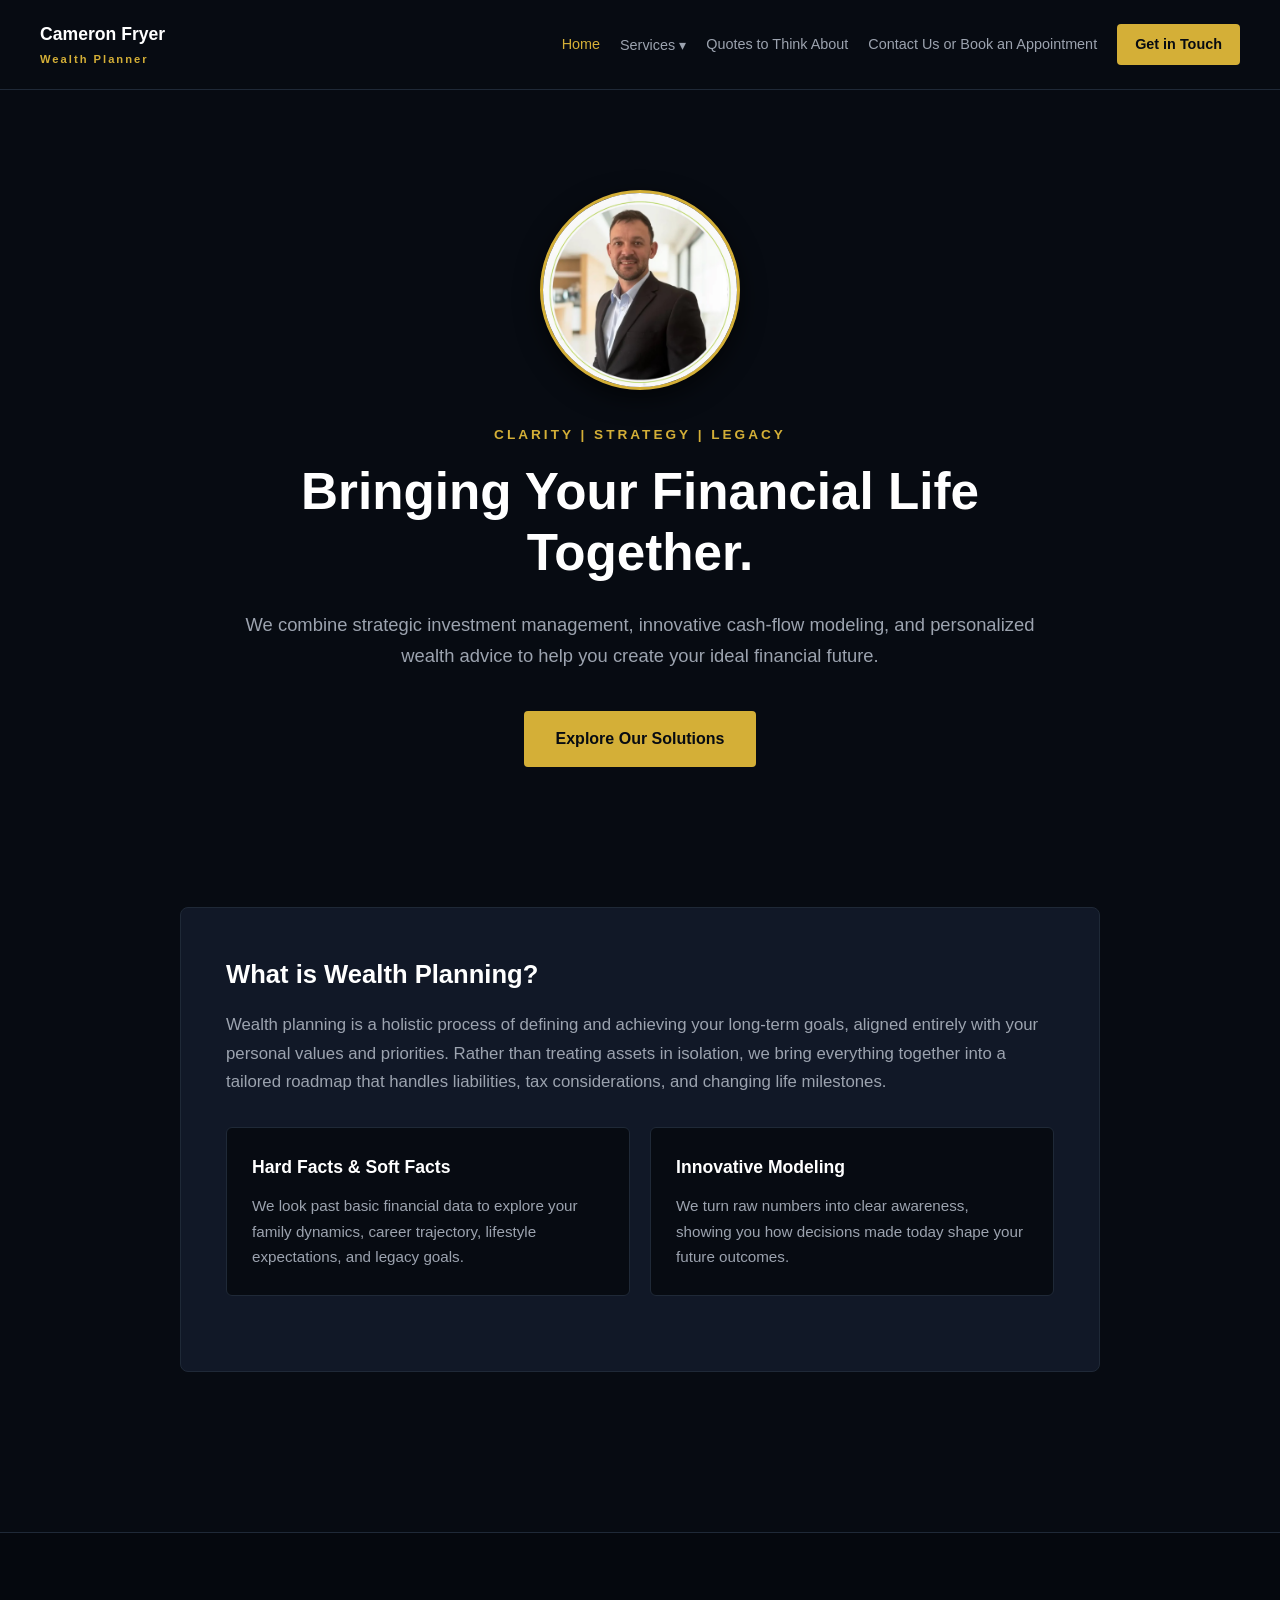
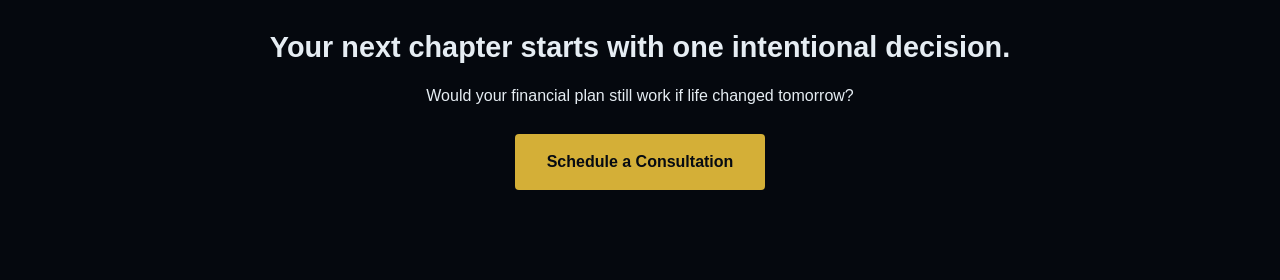
<file: index.html>
<!DOCTYPE html>
<html lang="en">
<head>
    <meta charset="UTF-8">
    <meta name="viewport" content="width=device-width, initial-scale=1.0">
    <title>Cameron Fryer | Wealth Planner</title>
    <link rel="stylesheet" href="style.css">
</head>
<body>

    <!-- Top Navigation Tabs -->
    <header>
        <div class="logo">Cameron Fryer <span>Wealth Planner</span></div>
        <nav>
            <a href="index.html" class="active-tab">Home</a>
            
            <!-- Services Dropdown Tab -->
            <div class="dropdown">
                <button class="dropbtn">Services ▾</button>
                <div class="dropdown-content">
                    <a href="grow-money.html">Grow Money</a>
                    <a href="protect-assets.html">Protect Assets</a>
                    <a href="plan-retirement.html">Plan Retirement</a>
                    <a href="manage-taxes.html">Manage Taxes</a>
                    <a href="estate-planning.html">Estate Planning</a>
                </div>
            </div>

            <a href="quotes.html">Quotes to Think About</a>
            <a href="contact.html">Contact Us or Book an Appointment</a>
            <a href="contact.html" class="btn-nav">Get in Touch</a>
        </nav>
    </header>

    <!-- Hero Section -->
    <section class="hero">
        <!-- Cameron's Profile Photo Frame -->
        <div class="profile-img-container">
            <img src="images/cameron.jpg" alt="Cameron Fryer" onerror="this.src='https://via.placeholder.com/200x200/111827/d4af37?text=Cameron+Fryer';">
        </div>

        <span class="badge">CLARITY | STRATEGY | LEGACY</span>
        <h1>Bringing Your Financial Life Together.</h1>
        <p>We combine strategic investment management, innovative cash-flow modeling, and personalized wealth advice to help you create your ideal financial future.</p>
        <a href="grow-money.html" class="btn-primary">Explore Our Solutions</a>
    </section>

    <!-- Holistic Approach Section -->
    <section class="page-content" style="padding-top: 0px;">
        <div class="content-box">
            <h3>What is Wealth Planning?</h3>
            <p>Wealth planning is a holistic process of defining and achieving your long-term goals, aligned entirely with your personal values and priorities. Rather than treating assets in isolation, we bring everything together into a tailored roadmap that handles liabilities, tax considerations, and changing life milestones.</p>
            
            <div class="explanation-grid">
                <div class="exp-card">
                    <h4>Hard Facts & Soft Facts</h4>
                    <p>We look past basic financial data to explore your family dynamics, career trajectory, lifestyle expectations, and legacy goals.</p>
                </div>
                <div class="exp-card">
                    <h4>Innovative Modeling</h4>
                    <p>We turn raw numbers into clear awareness, showing you how decisions made today shape your future outcomes.</p>
                </div>
            </div>
        </div>
    </section>

    <!-- Footer / Contact Section -->
    <footer id="contact">
        <h2>Your next chapter starts with one intentional decision.</h2>
        <p>Would your financial plan still work if life changed tomorrow?</p>
        <a href="contact.html" class="btn-primary" style="margin-top: 25px; display: inline-block;">Schedule a Consultation</a>
    </footer>

</body>
</html>
</file>
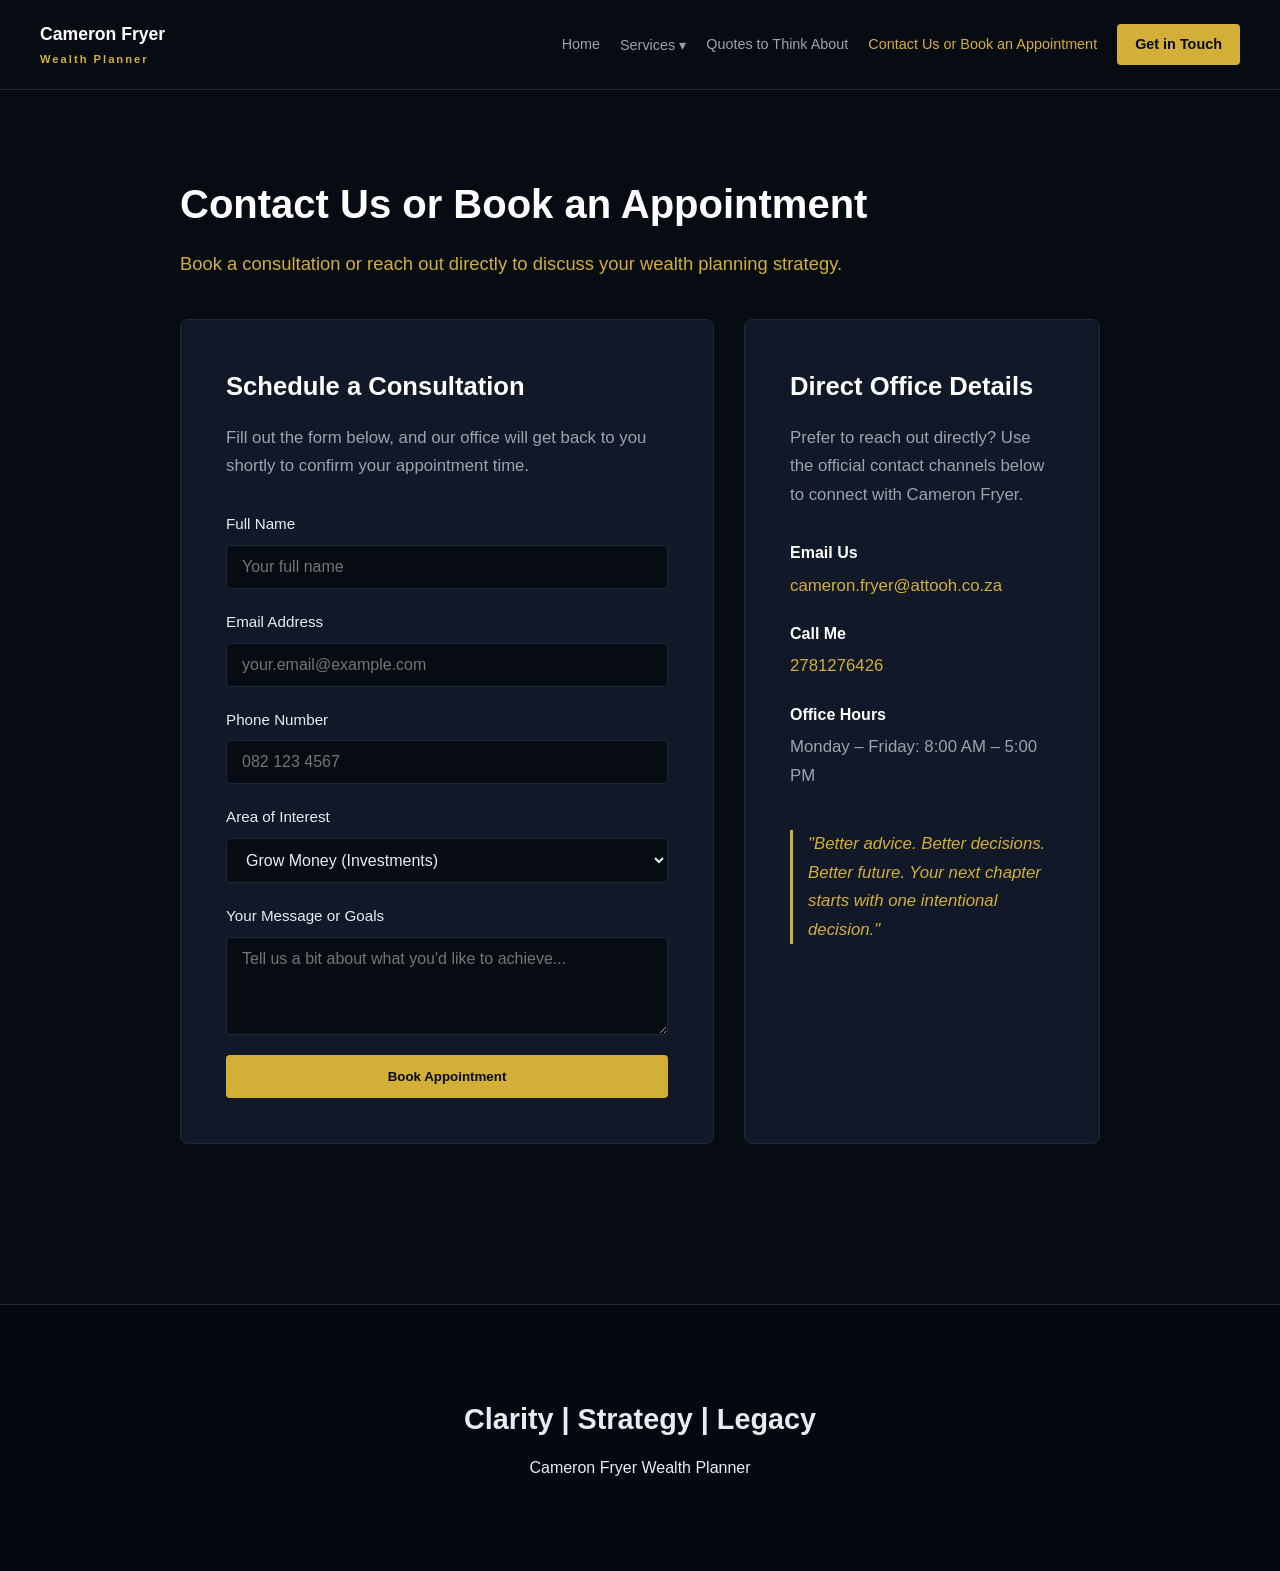
<file: contact.html>
<!DOCTYPE html>
<html lang="en">
<head>
    <meta charset="UTF-8">
    <meta name="viewport" content="width=device-width, initial-scale=1.0">
    <title>Contact Us or Book an Appointment | Cameron Fryer Wealth Planner</title>
    <link rel="stylesheet" href="style.css">
</head>
<body>

    <!-- Top Navigation Tabs -->
    <header>
        <div class="logo">Cameron Fryer <span>Wealth Planner</span></div>
        <nav>
            <a href="index.html">Home</a>
            
            <!-- Services Dropdown Tab -->
            <div class="dropdown">
                <button class="dropbtn">Services ▾</button>
                <div class="dropdown-content">
                    <a href="grow-money.html">Grow Money</a>
                    <a href="protect-assets.html">Protect Assets</a>
                    <a href="plan-retirement.html">Plan Retirement</a>
                    <a href="manage-taxes.html">Manage Taxes</a>
                    <a href="estate-planning.html">Estate Planning</a>
                </div>
            </div>

            <a href="quotes.html">Quotes to Think About</a>
            <a href="contact.html" class="active-tab">Contact Us or Book an Appointment</a>
            <a href="contact.html" class="btn-nav">Get in Touch</a>
        </nav>
    </header>

    <!-- Page Content -->
    <section class="page-content">
        <h1>Contact Us or Book an Appointment</h1>
        <p class="subtitle">Book a consultation or reach out directly to discuss your wealth planning strategy.</p>
        
        <div class="contact-grid">
            <!-- Contact / Booking Form -->
            <div class="content-box">
                <h3>Schedule a Consultation</h3>
                <p>Fill out the form below, and our office will get back to you shortly to confirm your appointment time.</p>
                
                <form action="#" method="POST" class="booking-form">
                    <div class="form-group">
                        <label for="name">Full Name</label>
                        <input type="text" id="name" name="name" placeholder="Your full name" required>
                    </div>
                    
                    <div class="form-group">
                        <label for="email">Email Address</label>
                        <input type="email" id="email" name="email" placeholder="your.email@example.com" required>
                    </div>

                    <div class="form-group">
                        <label for="phone">Phone Number</label>
                        <input type="tel" id="phone" name="phone" placeholder="082 123 4567" required>
                    </div>

                    <div class="form-group">
                        <label for="service">Area of Interest</label>
                        <select id="service" name="service">
                            <option value="grow">Grow Money (Investments)</option>
                            <option value="protect">Protect Assets (Insurance/Risk)</option>
                            <option value="retirement">Plan Retirement</option>
                            <option value="taxes">Manage Taxes</option>
                            <option value="estate">Estate Planning</option>
                            <option value="general">General Wealth Consultation</option>
                        </select>
                    </div>

                    <div class="form-group">
                        <label for="message">Your Message or Goals</label>
                        <textarea id="message" name="message" rows="4" placeholder="Tell us a bit about what you'd like to achieve..."></textarea>
                    </div>

                    <button type="submit" class="btn-primary" style="width: 100%; cursor: pointer; border: none;">Book Appointment</button>
                </form>
            </div>

            <!-- Direct Contact Info -->
            <div class="content-box">
                <h3>Direct Office Details</h3>
                <p>Prefer to reach out directly? Use the official contact channels below to connect with Cameron Fryer.</p>
                
                <div class="info-card" style="margin-bottom: 20px;">
                    <h4 style="color: #ffffff; margin-bottom: 5px;">Email Us</h4>
                    <p style="margin-bottom: 0;"><a href="mailto:cameron.fryer@attooh.co.za" style="color: #d4af37; text-decoration: none;">cameron.fryer@attooh.co.za</a></p>
                </div>

                <div class="info-card" style="margin-bottom: 20px;">
                    <h4 style="color: #ffffff; margin-bottom: 5px;">Call Me</h4>
                    <p style="margin-bottom: 0;"><a href="tel:2781276426" style="color: #d4af37; text-decoration: none;">2781276426</a></p>
                </div>

                <div class="info-card" style="margin-bottom: 20px;">
                    <h4 style="color: #ffffff; margin-bottom: 5px;">Office Hours</h4>
                    <p style="margin-bottom: 0;">Monday – Friday: 8:00 AM – 5:00 PM</p>
                </div>

                <div class="quote-box" style="margin-top: 40px;">
                    <em>"Better advice. Better decisions. Better future. Your next chapter starts with one intentional decision."</em>
                </div>
            </div>
        </div>
    </section>

    <!-- Footer -->
    <footer>
        <h2>Clarity | Strategy | Legacy</h2>
        <p>Cameron Fryer Wealth Planner</p>
    </footer>

</body>
</html>
</file>
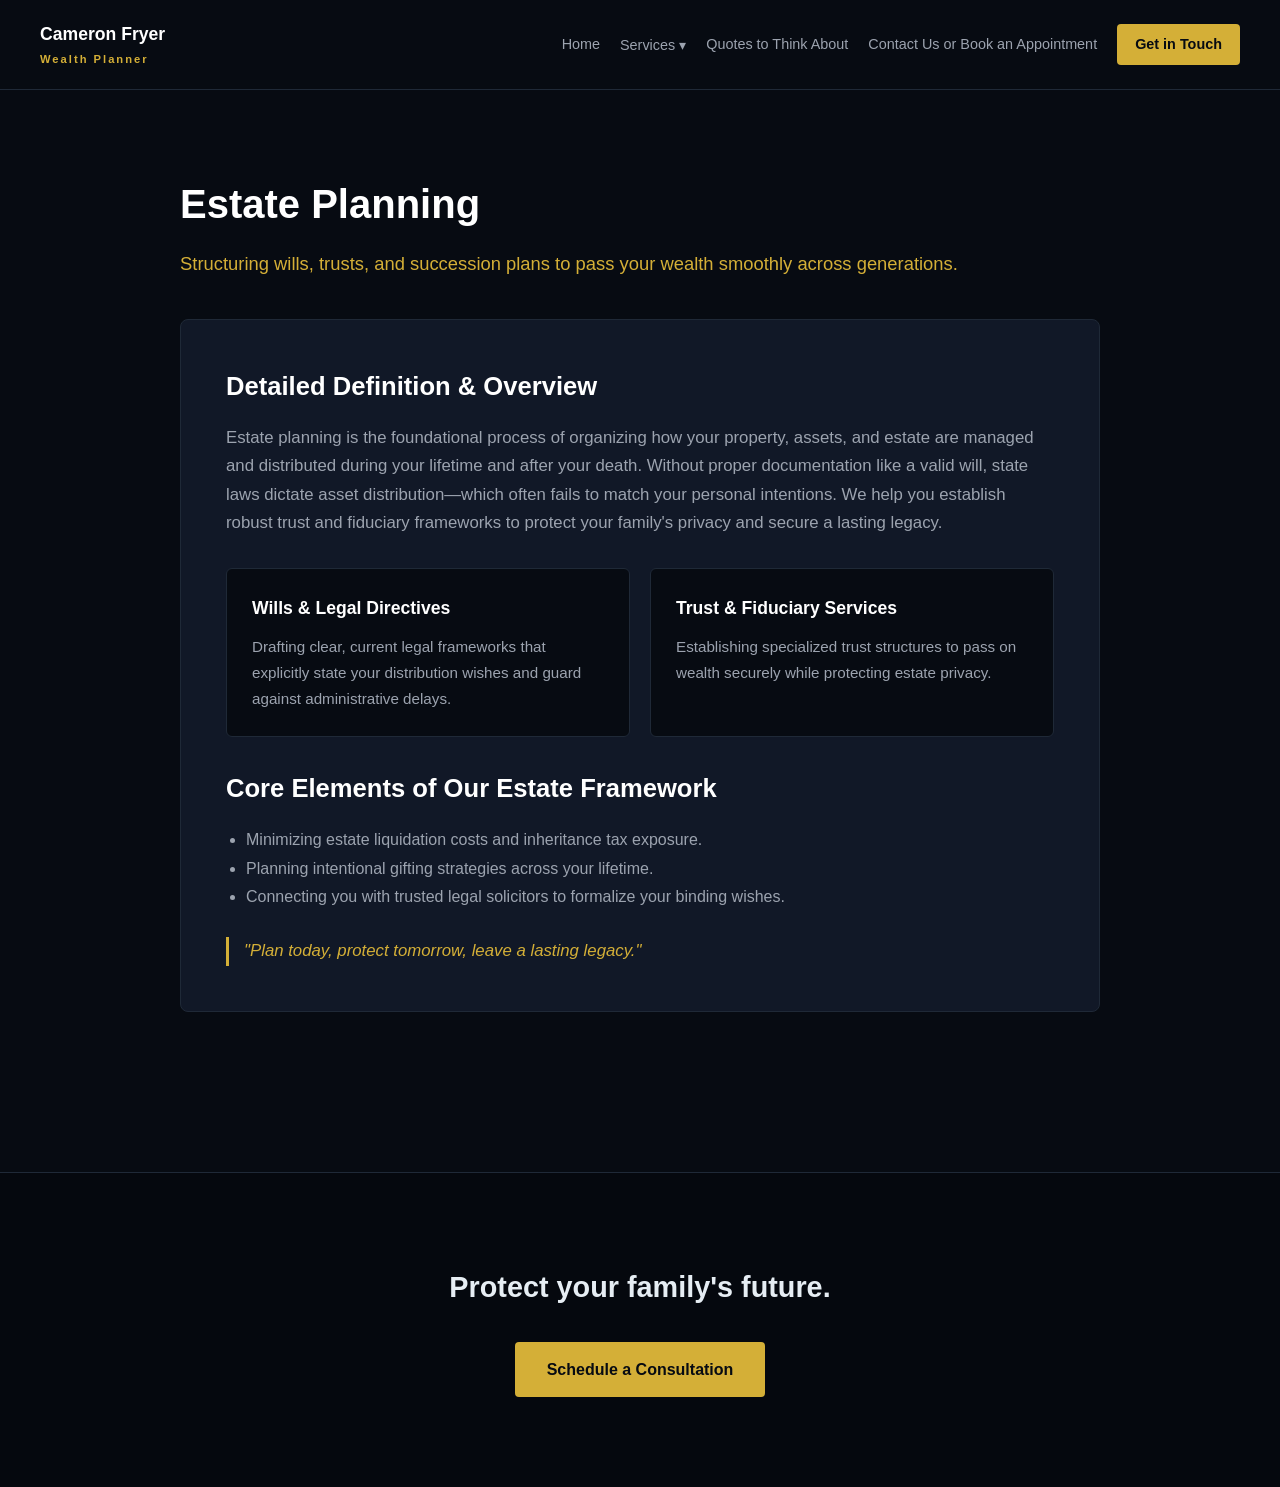
<file: estate-planning.html>
<!DOCTYPE html>
<html lang="en">
<head>
    <meta charset="UTF-8">
    <meta name="viewport" content="width=device-width, initial-scale=1.0">
    <title>Estate Planning | Cameron Fryer Wealth Planner</title>
    <link rel="stylesheet" href="style.css">
</head>
<body>

    <!-- Top Navigation Tabs -->
    <header>
        <div class="logo">Cameron Fryer <span>Wealth Planner</span></div>
        <nav>
            <a href="index.html">Home</a>
            
            <!-- Services Dropdown Tab -->
            <div class="dropdown">
                <button class="dropbtn">Services ▾</button>
                <div class="dropdown-content">
                    <a href="grow-money.html">Grow Money</a>
                    <a href="protect-assets.html">Protect Assets</a>
                    <a href="plan-retirement.html">Plan Retirement</a>
                    <a href="manage-taxes.html">Manage Taxes</a>
                    <a href="estate-planning.html" class="active-tab">Estate Planning</a>
                </div>
            </div>

            <a href="quotes.html">Quotes to Think About</a>
            <a href="contact.html">Contact Us or Book an Appointment</a>
            <a href="contact.html" class="btn-nav">Get in Touch</a>
        </nav>
    </header>

    <!-- Page Content -->
    <section class="page-content">
        <h1>Estate Planning</h1>
        <p class="subtitle">Structuring wills, trusts, and succession plans to pass your wealth smoothly across generations.</p>
        
        <div class="content-box">
            <h3>Detailed Definition & Overview</h3>
            <p>Estate planning is the foundational process of organizing how your property, assets, and estate are managed and distributed during your lifetime and after your death. Without proper documentation like a valid will, state laws dictate asset distribution—which often fails to match your personal intentions. We help you establish robust trust and fiduciary frameworks to protect your family's privacy and secure a lasting legacy.</p>
            
            <div class="explanation-grid">
                <div class="exp-card">
                    <h4>Wills & Legal Directives</h4>
                    <p>Drafting clear, current legal frameworks that explicitly state your distribution wishes and guard against administrative delays.</p>
                </div>
                <div class="exp-card">
                    <h4>Trust & Fiduciary Services</h4>
                    <p>Establishing specialized trust structures to pass on wealth securely while protecting estate privacy.</p>
                </div>
            </div>

            <h3 style="margin-top: 30px;">Core Elements of Our Estate Framework</h3>
            <ul style="color: #9ca3af; margin-left: 20px; margin-bottom: 25px; line-height: 1.8;">
                <li>Minimizing estate liquidation costs and inheritance tax exposure.</li>
                <li>Planning intentional gifting strategies across your lifetime.</li>
                <li>Connecting you with trusted legal solicitors to formalize your binding wishes.</li>
            </ul>
            
            <div class="quote-box">
                <em>"Plan today, protect tomorrow, leave a lasting legacy."</em>
            </div>
        </div>
    </section>

    <!-- Footer -->
    <footer>
        <h2>Protect your family's future.</h2>
        <a href="contact.html" class="btn-primary" style="margin-top: 20px; display: inline-block;">Schedule a Consultation</a>
    </footer>

</body>
</html>
</file>
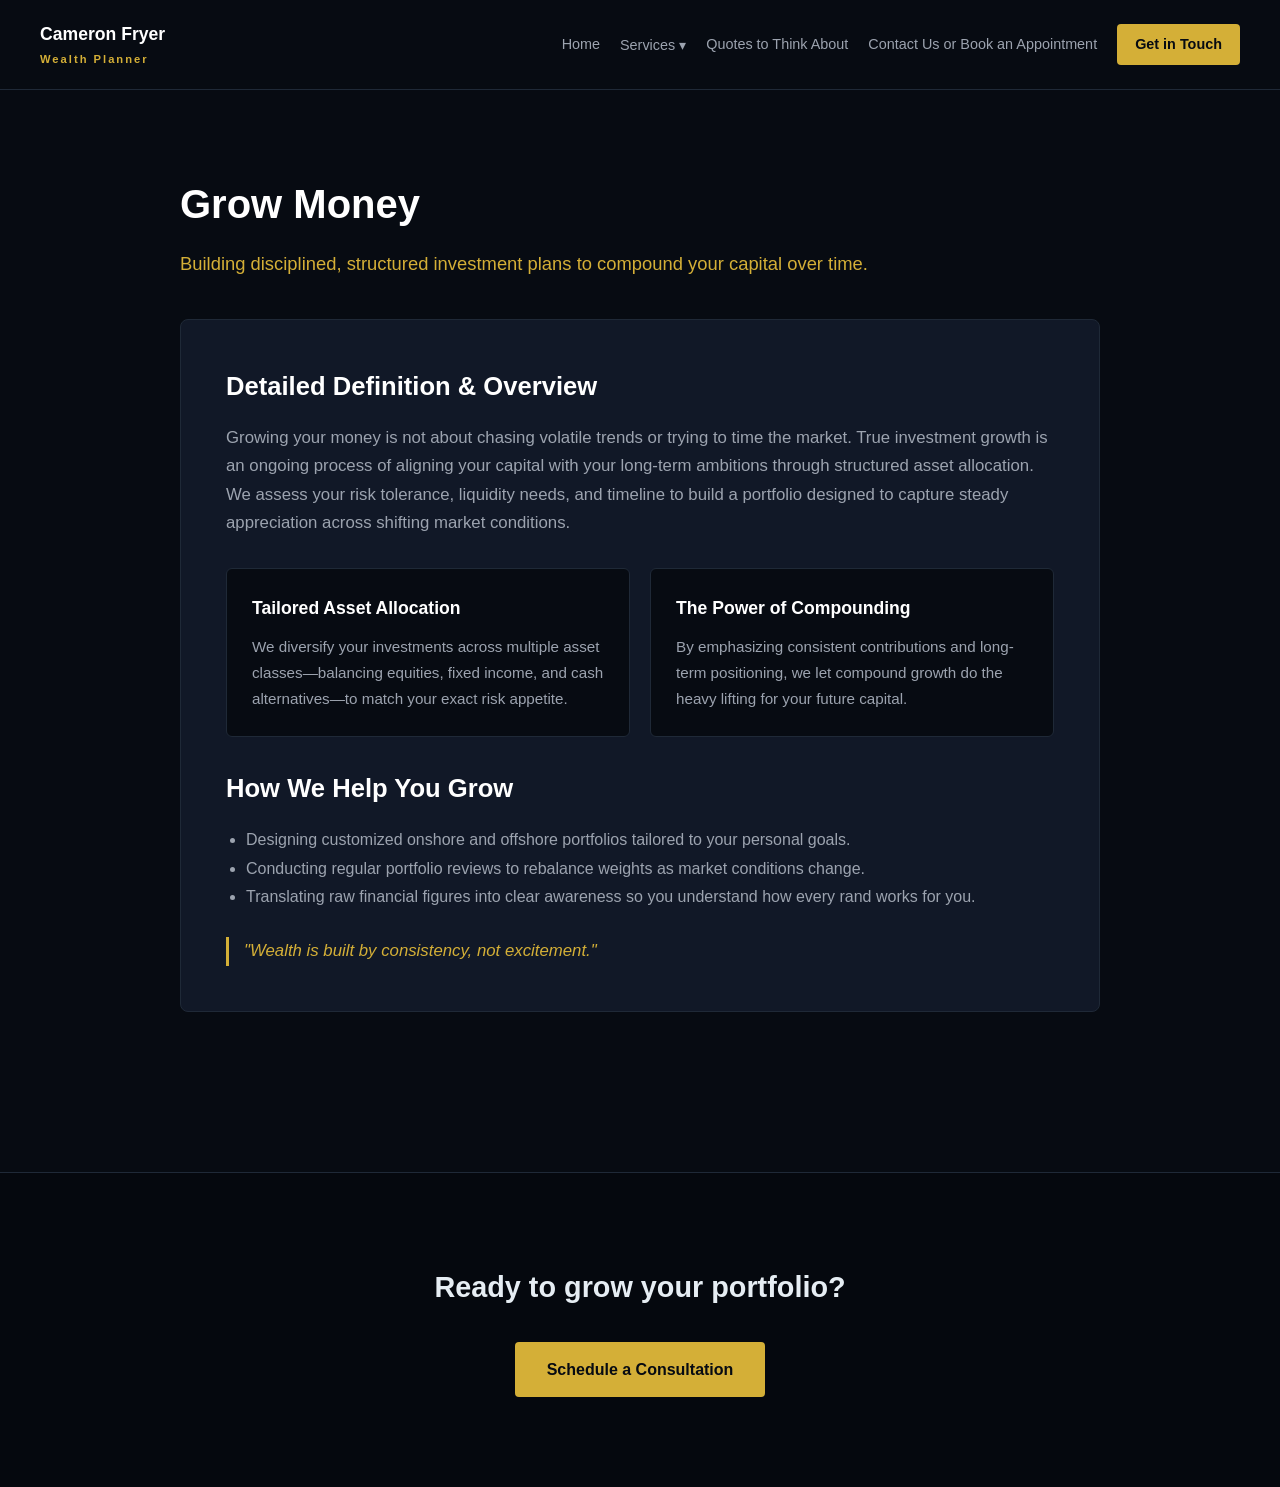
<file: grow-money.html>
<!DOCTYPE html>
<html lang="en">
<head>
    <meta charset="UTF-8">
    <meta name="viewport" content="width=device-width, initial-scale=1.0">
    <title>Grow Money | Cameron Fryer Wealth Planner</title>
    <link rel="stylesheet" href="style.css">
</head>
<body>

    <!-- Top Navigation Tabs -->
    <header>
        <div class="logo">Cameron Fryer <span>Wealth Planner</span></div>
        <nav>
            <a href="index.html">Home</a>
            
            <!-- Services Dropdown Tab -->
            <div class="dropdown">
                <button class="dropbtn">Services ▾</button>
                <div class="dropdown-content">
                    <a href="grow-money.html" class="active-tab">Grow Money</a>
                    <a href="protect-assets.html">Protect Assets</a>
                    <a href="plan-retirement.html">Plan Retirement</a>
                    <a href="manage-taxes.html">Manage Taxes</a>
                    <a href="estate-planning.html">Estate Planning</a>
                </div>
            </div>

            <a href="quotes.html">Quotes to Think About</a>
            <a href="contact.html">Contact Us or Book an Appointment</a>
            <a href="contact.html" class="btn-nav">Get in Touch</a>
        </nav>
    </header>

    <!-- Page Content -->
    <section class="page-content">
        <h1>Grow Money</h1>
        <p class="subtitle">Building disciplined, structured investment plans to compound your capital over time.</p>
        
        <div class="content-box">
            <h3>Detailed Definition & Overview</h3>
            <p>Growing your money is not about chasing volatile trends or trying to time the market. True investment growth is an ongoing process of aligning your capital with your long-term ambitions through structured asset allocation. We assess your risk tolerance, liquidity needs, and timeline to build a portfolio designed to capture steady appreciation across shifting market conditions.</p>
            
            <div class="explanation-grid">
                <div class="exp-card">
                    <h4>Tailored Asset Allocation</h4>
                    <p>We diversify your investments across multiple asset classes—balancing equities, fixed income, and cash alternatives—to match your exact risk appetite.</p>
                </div>
                <div class="exp-card">
                    <h4>The Power of Compounding</h4>
                    <p>By emphasizing consistent contributions and long-term positioning, we let compound growth do the heavy lifting for your future capital.</p>
                </div>
            </div>

            <h3 style="margin-top: 30px;">How We Help You Grow</h3>
            <ul style="color: #9ca3af; margin-left: 20px; margin-bottom: 25px; line-height: 1.8;">
                <li>Designing customized onshore and offshore portfolios tailored to your personal goals.</li>
                <li>Conducting regular portfolio reviews to rebalance weights as market conditions change.</li>
                <li>Translating raw financial figures into clear awareness so you understand how every rand works for you.</li>
            </ul>
            
            <div class="quote-box">
                <em>"Wealth is built by consistency, not excitement."</em>
            </div>
        </div>
    </section>

    <!-- Footer -->
    <footer>
        <h2>Ready to grow your portfolio?</h2>
        <a href="contact.html" class="btn-primary" style="margin-top: 20px; display: inline-block;">Schedule a Consultation</a>
    </footer>

</body>
</html>
</file>
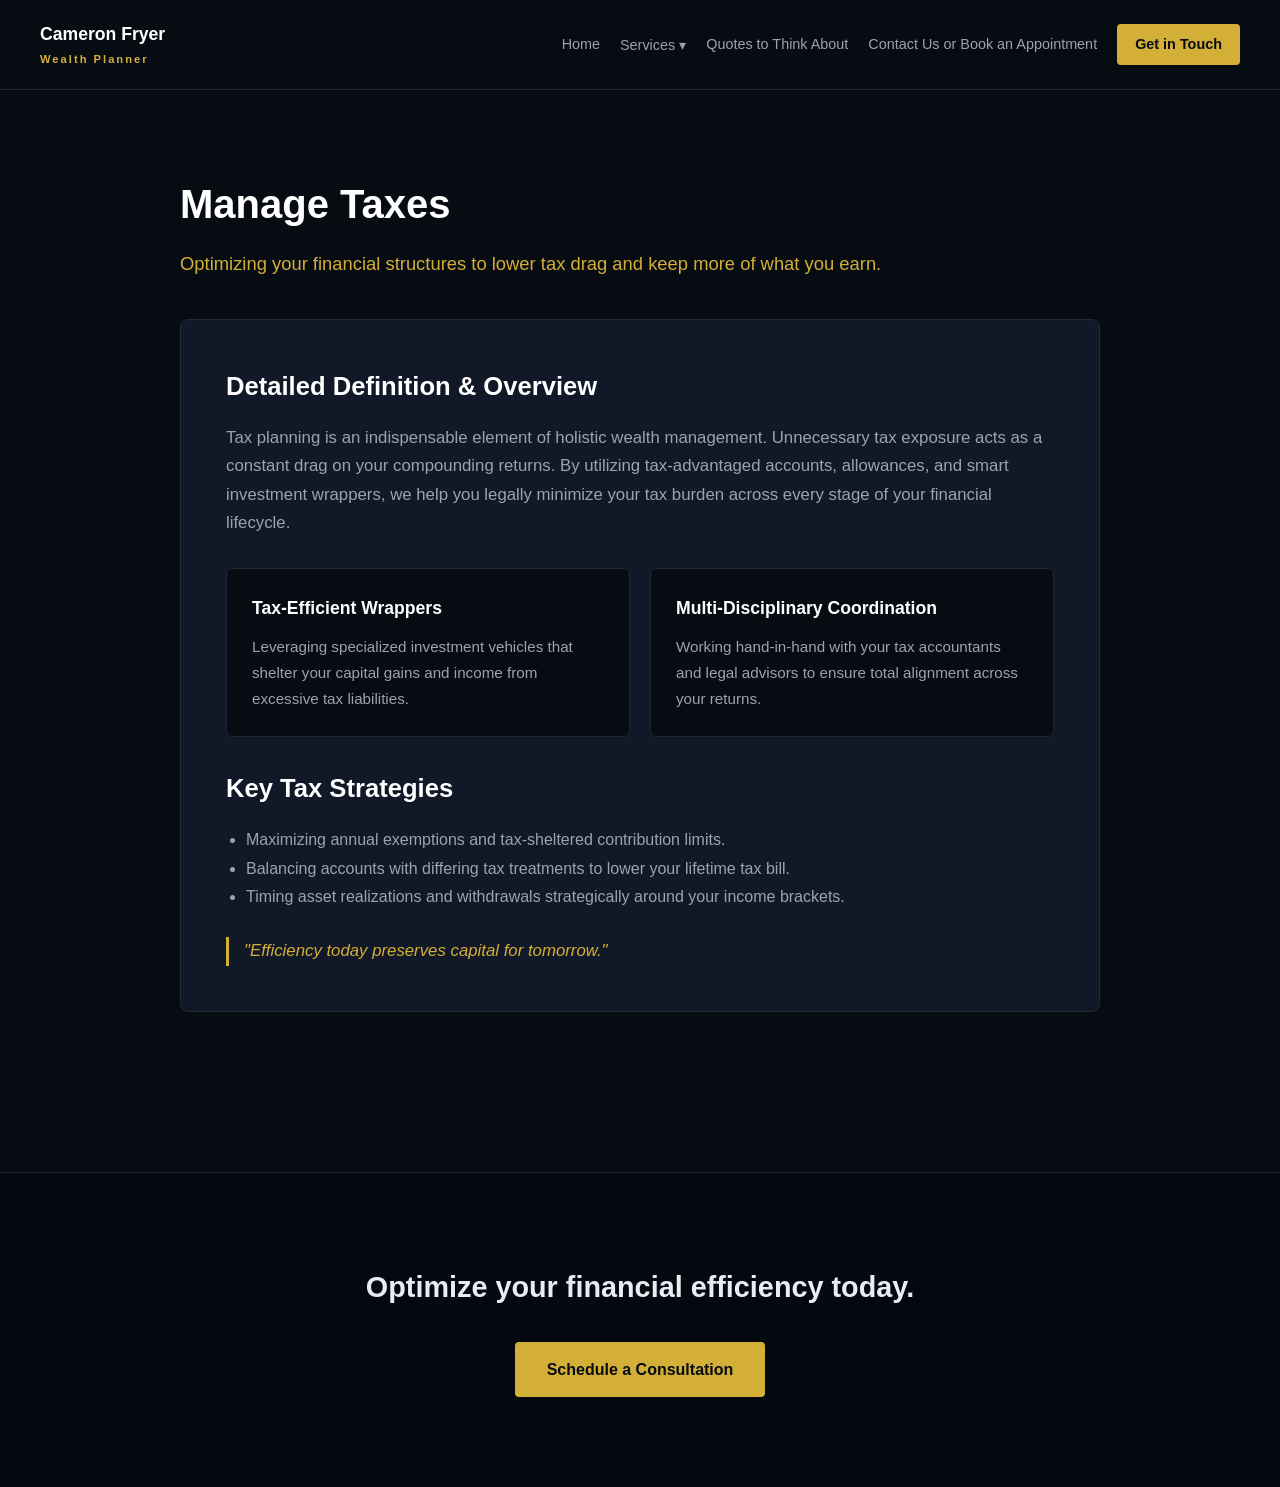
<file: manage-taxes.html>
<!DOCTYPE html>
<html lang="en">
<head>
    <meta charset="UTF-8">
    <meta name="viewport" content="width=device-width, initial-scale=1.0">
    <title>Manage Taxes | Cameron Fryer Wealth Planner</title>
    <link rel="stylesheet" href="style.css">
</head>
<body>

    <!-- Top Navigation Tabs -->
    <header>
        <div class="logo">Cameron Fryer <span>Wealth Planner</span></div>
        <nav>
            <a href="index.html">Home</a>
            
            <!-- Services Dropdown Tab -->
            <div class="dropdown">
                <button class="dropbtn">Services ▾</button>
                <div class="dropdown-content">
                    <a href="grow-money.html">Grow Money</a>
                    <a href="protect-assets.html">Protect Assets</a>
                    <a href="plan-retirement.html">Plan Retirement</a>
                    <a href="manage-taxes.html" class="active-tab">Manage Taxes</a>
                    <a href="estate-planning.html">Estate Planning</a>
                </div>
            </div>

            <a href="quotes.html">Quotes to Think About</a>
            <a href="contact.html">Contact Us or Book an Appointment</a>
            <a href="contact.html" class="btn-nav">Get in Touch</a>
        </nav>
    </header>

    <!-- Page Content -->
    <section class="page-content">
        <h1>Manage Taxes</h1>
        <p class="subtitle">Optimizing your financial structures to lower tax drag and keep more of what you earn.</p>
        
        <div class="content-box">
            <h3>Detailed Definition & Overview</h3>
            <p>Tax planning is an indispensable element of holistic wealth management. Unnecessary tax exposure acts as a constant drag on your compounding returns. By utilizing tax-advantaged accounts, allowances, and smart investment wrappers, we help you legally minimize your tax burden across every stage of your financial lifecycle.</p>
            
            <div class="explanation-grid">
                <div class="exp-card">
                    <h4>Tax-Efficient Wrappers</h4>
                    <p>Leveraging specialized investment vehicles that shelter your capital gains and income from excessive tax liabilities.</p>
                </div>
                <div class="exp-card">
                    <h4>Multi-Disciplinary Coordination</h4>
                    <p>Working hand-in-hand with your tax accountants and legal advisors to ensure total alignment across your returns.</p>
                </div>
            </div>

            <h3 style="margin-top: 30px;">Key Tax Strategies</h3>
            <ul style="color: #9ca3af; margin-left: 20px; margin-bottom: 25px; line-height: 1.8;">
                <li>Maximizing annual exemptions and tax-sheltered contribution limits.</li>
                <li>Balancing accounts with differing tax treatments to lower your lifetime tax bill.</li>
                <li>Timing asset realizations and withdrawals strategically around your income brackets.</li>
            </ul>
            
            <div class="quote-box">
                <em>"Efficiency today preserves capital for tomorrow."</em>
            </div>
        </div>
    </section>

    <!-- Footer -->
    <footer>
        <h2>Optimize your financial efficiency today.</h2>
        <a href="contact.html" class="btn-primary" style="margin-top: 20px; display: inline-block;">Schedule a Consultation</a>
    </footer>

</body>
</html>
</file>
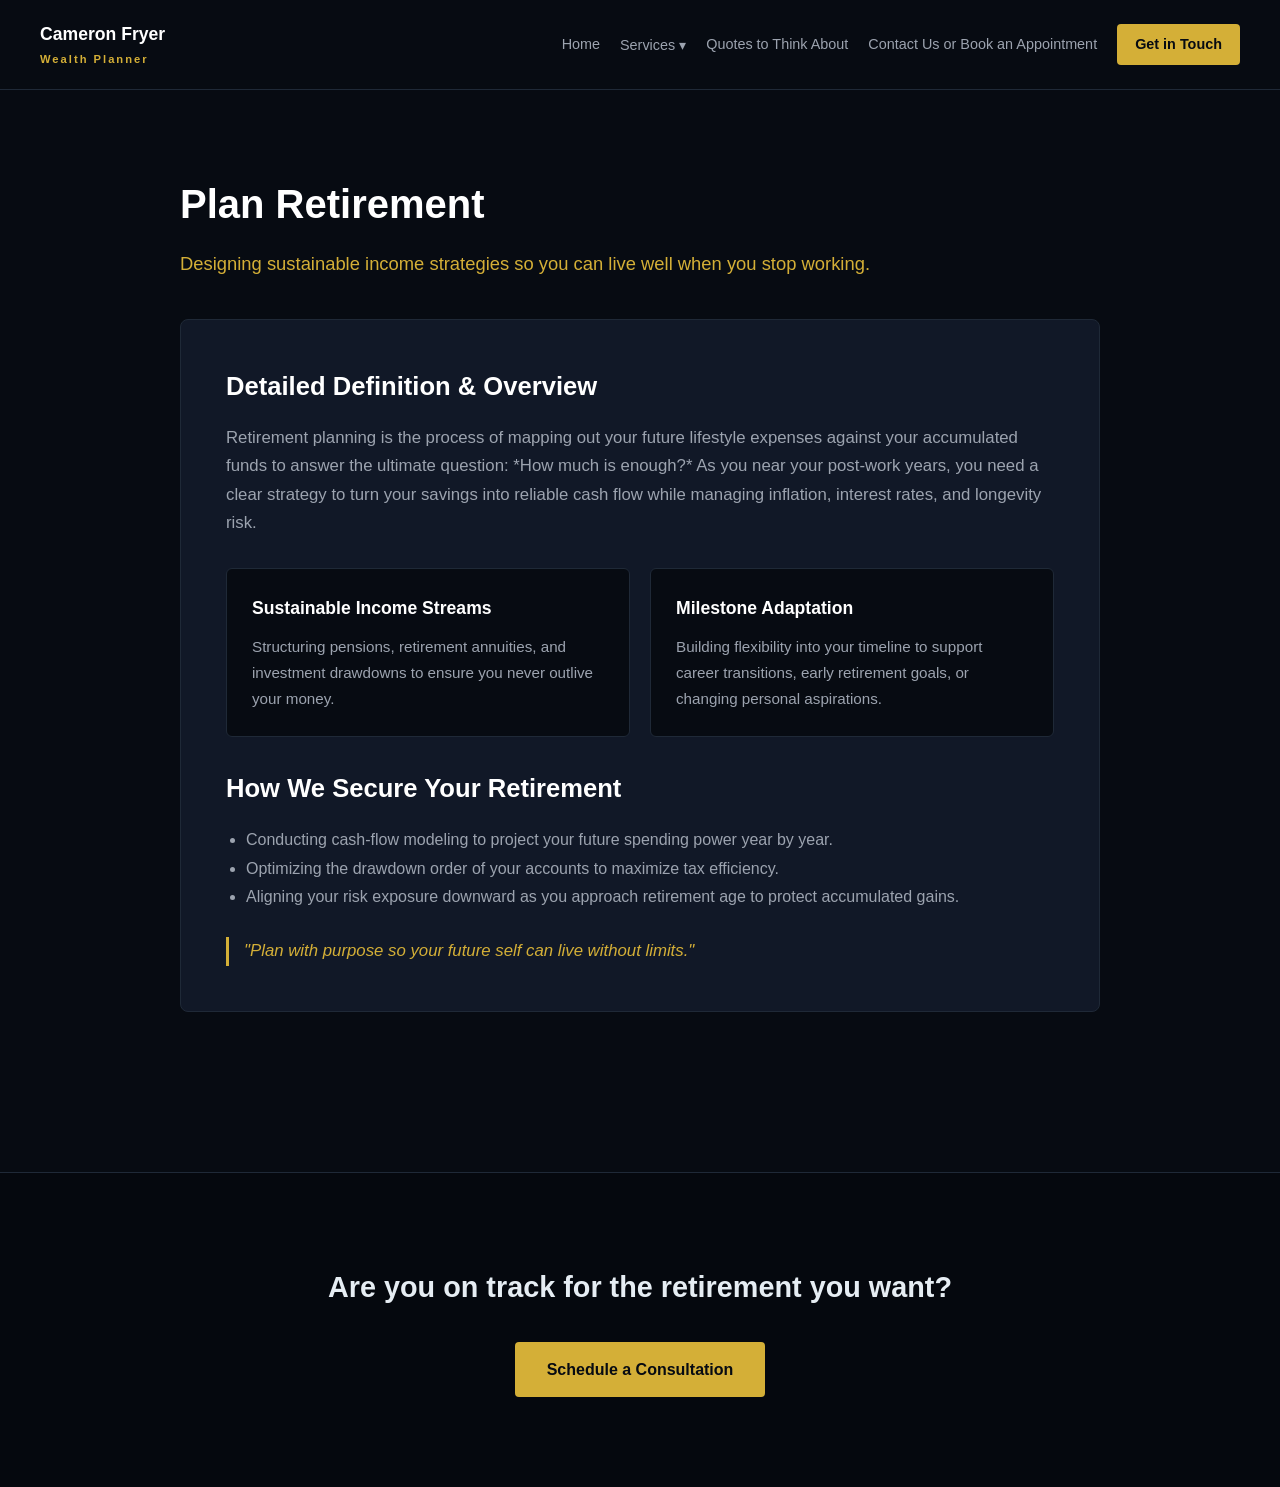
<file: plan-retirement.html>
<!DOCTYPE html>
<html lang="en">
<head>
    <meta charset="UTF-8">
    <meta name="viewport" content="width=device-width, initial-scale=1.0">
    <title>Plan Retirement | Cameron Fryer Wealth Planner</title>
    <link rel="stylesheet" href="style.css">
</head>
<body>

    <!-- Top Navigation Tabs -->
    <header>
        <div class="logo">Cameron Fryer <span>Wealth Planner</span></div>
        <nav>
            <a href="index.html">Home</a>
            
            <!-- Services Dropdown Tab -->
            <div class="dropdown">
                <button class="dropbtn">Services ▾</button>
                <div class="dropdown-content">
                    <a href="grow-money.html">Grow Money</a>
                    <a href="protect-assets.html">Protect Assets</a>
                    <a href="plan-retirement.html" class="active-tab">Plan Retirement</a>
                    <a href="manage-taxes.html">Manage Taxes</a>
                    <a href="estate-planning.html">Estate Planning</a>
                </div>
            </div>

            <a href="quotes.html">Quotes to Think About</a>
            <a href="contact.html">Contact Us or Book an Appointment</a>
            <a href="contact.html" class="btn-nav">Get in Touch</a>
        </nav>
    </header>

    <!-- Page Content -->
    <section class="page-content">
        <h1>Plan Retirement</h1>
        <p class="subtitle">Designing sustainable income strategies so you can live well when you stop working.</p>
        
        <div class="content-box">
            <h3>Detailed Definition & Overview</h3>
            <p>Retirement planning is the process of mapping out your future lifestyle expenses against your accumulated funds to answer the ultimate question: *How much is enough?* As you near your post-work years, you need a clear strategy to turn your savings into reliable cash flow while managing inflation, interest rates, and longevity risk.</p>
            
            <div class="explanation-grid">
                <div class="exp-card">
                    <h4>Sustainable Income Streams</h4>
                    <p>Structuring pensions, retirement annuities, and investment drawdowns to ensure you never outlive your money.</p>
                </div>
                <div class="exp-card">
                    <h4>Milestone Adaptation</h4>
                    <p>Building flexibility into your timeline to support career transitions, early retirement goals, or changing personal aspirations.</p>
                </div>
            </div>

            <h3 style="margin-top: 30px;">How We Secure Your Retirement</h3>
            <ul style="color: #9ca3af; margin-left: 20px; margin-bottom: 25px; line-height: 1.8;">
                <li>Conducting cash-flow modeling to project your future spending power year by year.</li>
                <li>Optimizing the drawdown order of your accounts to maximize tax efficiency.</li>
                <li>Aligning your risk exposure downward as you approach retirement age to protect accumulated gains.</li>
            </ul>
            
            <div class="quote-box">
                <em>"Plan with purpose so your future self can live without limits."</em>
            </div>
        </div>
    </section>

    <!-- Footer -->
    <footer>
        <h2>Are you on track for the retirement you want?</h2>
        <a href="contact.html" class="btn-primary" style="margin-top: 20px; display: inline-block;">Schedule a Consultation</a>
    </footer>

</body>
</html>
</file>
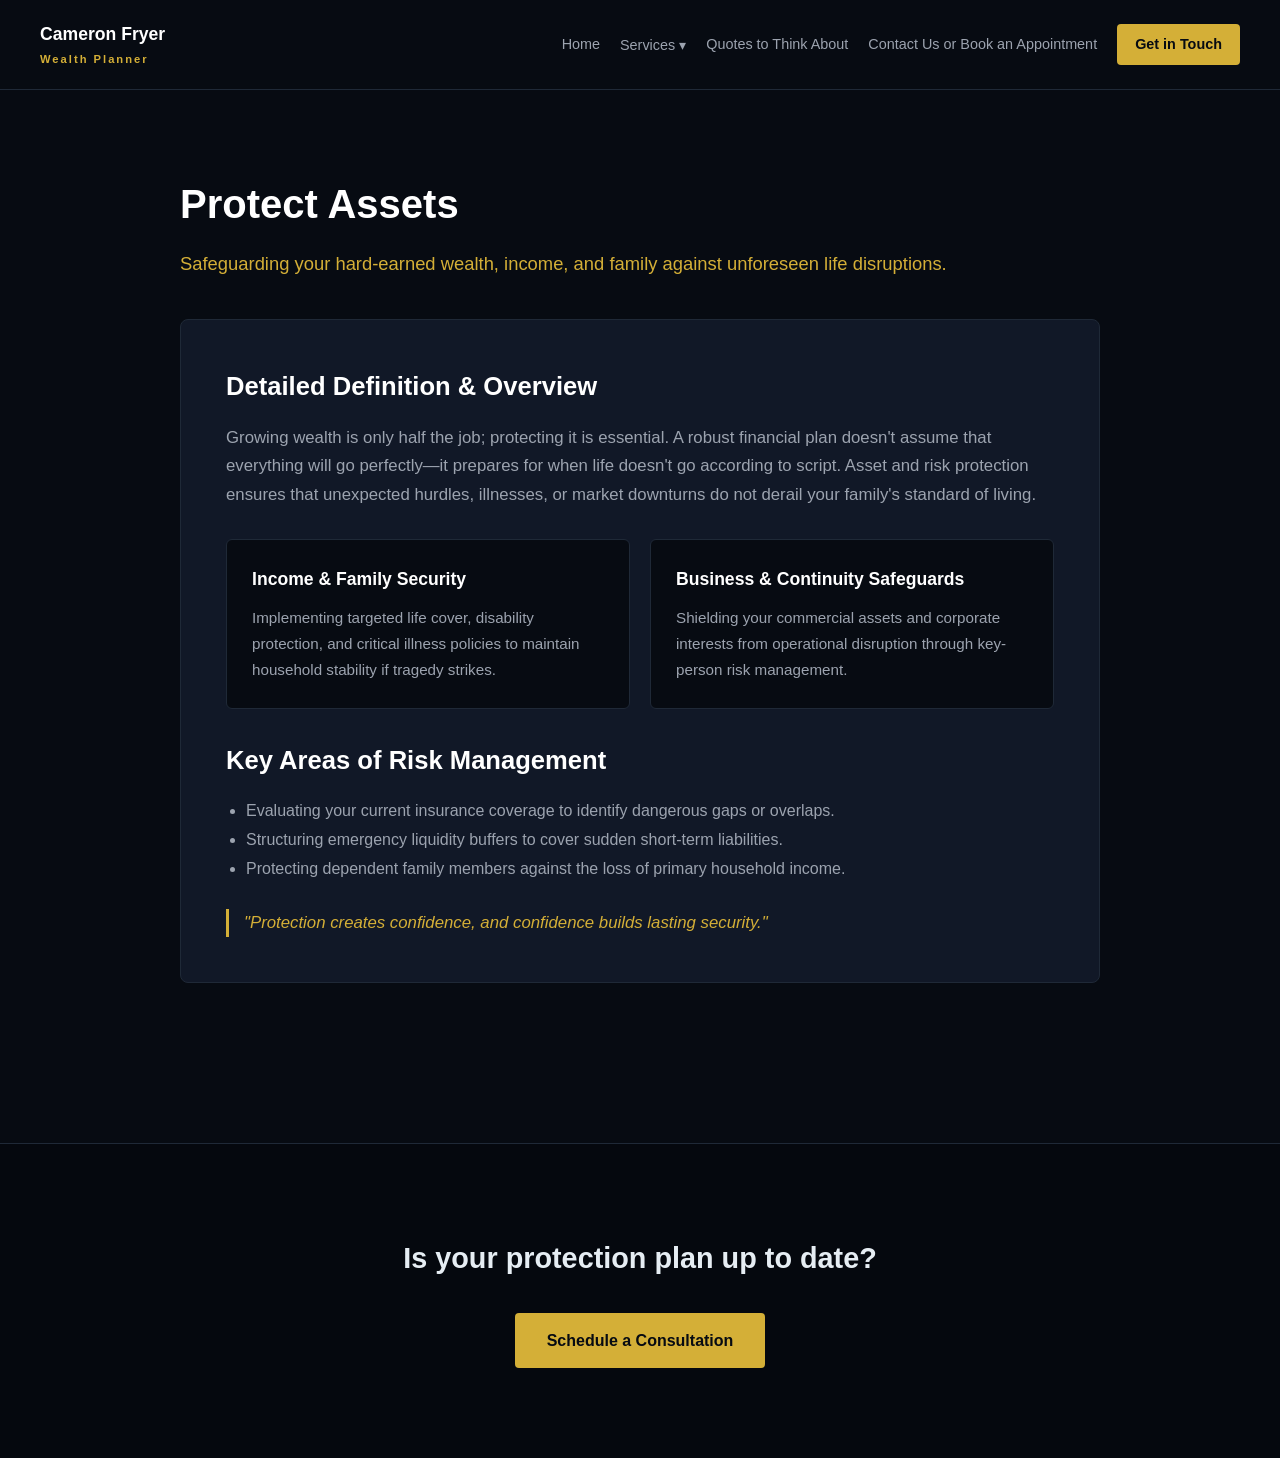
<file: protect-assets.html>
<!DOCTYPE html>
<html lang="en">
<head>
    <meta charset="UTF-8">
    <meta name="viewport" content="width=device-width, initial-scale=1.0">
    <title>Protect Assets | Cameron Fryer Wealth Planner</title>
    <link rel="stylesheet" href="style.css">
</head>
<body>

    <!-- Top Navigation Tabs -->
    <header>
        <div class="logo">Cameron Fryer <span>Wealth Planner</span></div>
        <nav>
            <a href="index.html">Home</a>
            
            <!-- Services Dropdown Tab -->
            <div class="dropdown">
                <button class="dropbtn">Services ▾</button>
                <div class="dropdown-content">
                    <a href="grow-money.html">Grow Money</a>
                    <a href="protect-assets.html" class="active-tab">Protect Assets</a>
                    <a href="plan-retirement.html">Plan Retirement</a>
                    <a href="manage-taxes.html">Manage Taxes</a>
                    <a href="estate-planning.html">Estate Planning</a>
                </div>
            </div>

            <a href="quotes.html">Quotes to Think About</a>
            <a href="contact.html">Contact Us or Book an Appointment</a>
            <a href="contact.html" class="btn-nav">Get in Touch</a>
        </nav>
    </header>

    <!-- Page Content -->
    <section class="page-content">
        <h1>Protect Assets</h1>
        <p class="subtitle">Safeguarding your hard-earned wealth, income, and family against unforeseen life disruptions.</p>
        
        <div class="content-box">
            <h3>Detailed Definition & Overview</h3>
            <p>Growing wealth is only half the job; protecting it is essential. A robust financial plan doesn't assume that everything will go perfectly—it prepares for when life doesn't go according to script. Asset and risk protection ensures that unexpected hurdles, illnesses, or market downturns do not derail your family's standard of living.</p>
            
            <div class="explanation-grid">
                <div class="exp-card">
                    <h4>Income & Family Security</h4>
                    <p>Implementing targeted life cover, disability protection, and critical illness policies to maintain household stability if tragedy strikes.</p>
                </div>
                <div class="exp-card">
                    <h4>Business & Continuity Safeguards</h4>
                    <p>Shielding your commercial assets and corporate interests from operational disruption through key-person risk management.</p>
                </div>
            </div>

            <h3 style="margin-top: 30px;">Key Areas of Risk Management</h3>
            <ul style="color: #9ca3af; margin-left: 20px; margin-bottom: 25px; line-height: 1.8;">
                <li>Evaluating your current insurance coverage to identify dangerous gaps or overlaps.</li>
                <li>Structuring emergency liquidity buffers to cover sudden short-term liabilities.</li>
                <li>Protecting dependent family members against the loss of primary household income.</li>
            </ul>
            
            <div class="quote-box">
                <em>"Protection creates confidence, and confidence builds lasting security."</em>
            </div>
        </div>
    </section>

    <!-- Footer -->
    <footer>
        <h2>Is your protection plan up to date?</h2>
        <a href="contact.html" class="btn-primary" style="margin-top: 20px; display: inline-block;">Schedule a Consultation</a>
    </footer>

</body>
</html>
</file>
<file: style.css>
/* Global Styles */
* {
    margin: 0;
    padding: 0;
    box-sizing: border-box;
    font-family: -apple-system, BlinkMacSystemFont, "Segoe UI", Roboto, sans-serif;
}

body {
    background-color: #070b12 !important;
    color: #e6edf3 !important;
    line-height: 1.7;
}

/* Header & Top Navigation Tabs */
header {
    display: flex;
    justify-content: space-between;
    align-items: center;
    padding: 20px 40px;
    border-bottom: 1px solid #1f2937;
    background-color: #070b12;
    position: sticky;
    top: 0;
    z-index: 1000;
}

.logo {
    font-size: 1.1rem;
    font-weight: 700;
    color: #ffffff;
}

.logo span {
    display: block;
    font-size: 0.7rem;
    color: #d4af37;
    letter-spacing: 2px;
}

nav {
    display: flex;
    align-items: center;
    gap: 20px;
    position: relative;
}

nav a {
    color: #9ca3af;
    text-decoration: none;
    font-size: 0.9rem;
    transition: color 0.3s;
}

nav a:hover, nav a.active-tab {
    color: #d4af37;
}

/* Dropdown Menu Styling */
.dropdown {
    position: relative;
    display: inline-block;
}

.dropbtn {
    color: #9ca3af;
    background: none;
    border: none;
    font-size: 0.9rem;
    cursor: pointer;
    font-family: inherit;
    padding: 0;
    transition: color 0.3s;
}

.dropdown:hover .dropbtn {
    color: #d4af37;
}

.dropdown-content {
    display: none;
    position: absolute;
    background-color: #111827;
    min-width: 200px;
    box-shadow: 0px 8px 16px rgba(0,0,0,0.5);
    border: 1px solid #1f2937;
    border-radius: 4px;
    z-index: 1000;
    top: 100%;
    left: 0;
    padding: 10px 0;
}

.dropdown-content a {
    color: #9ca3af;
    padding: 10px 20px;
    text-decoration: none;
    display: block;
    font-size: 0.9rem;
    margin: 0;
    transition: background 0.2s, color 0.2s;
}

.dropdown-content a:hover {
    background-color: #070b12;
    color: #d4af37;
}

.dropdown:hover .dropdown-content {
    display: block;
}

.btn-nav {
    background: #d4af37 !important;
    color: #070b12 !important;
    padding: 8px 18px;
    border-radius: 4px;
    font-weight: 600;
}

.btn-nav:hover {
    background: #e6c555 !important;
    color: #070b12 !important;
}

/* Profile Image Styling */
.profile-img-container {
    margin: 0 auto 30px auto;
    width: 200px;
    height: 200px;
    border-radius: 50%;
    overflow: hidden;
    border: 3px solid #d4af37;
    box-shadow: 0 8px 24px rgba(0, 0, 0, 0.6);
    transition: transform 0.3s ease, border-color 0.3s ease;
}

.profile-img-container:hover {
    transform: scale(1.03);
    border-color: #e6c555;
}

.profile-img-container img {
    width: 100%;
    height: 100%;
    object-fit: cover;
    display: block;
}

/* Hero Section (Home) */
.hero {
    text-align: center;
    padding: 100px 20px 140px 20px;
    max-width: 850px;
    margin: 0 auto;
}

.badge {
    color: #d4af37;
    font-size: 0.85rem;
    letter-spacing: 3px;
    font-weight: 600;
    margin-bottom: 15px;
    display: inline-block;
}

.hero h1 {
    font-size: 3.2rem;
    font-weight: 800;
    line-height: 1.2;
    margin-bottom: 25px;
    color: #ffffff;
}

.hero p {
    color: #9ca3af;
    font-size: 1.15rem;
    margin-bottom: 40px;
}

/* Page Content Layout (For Sub-pages) */
.page-content {
    padding: 80px 40px;
    max-width: 1000px;
    margin: 0 auto;
}

.page-content h1 {
    font-size: 2.5rem;
    color: #ffffff;
    margin-bottom: 10px;
}

.subtitle {
    color: #d4af37;
    font-size: 1.15rem;
    margin-bottom: 40px;
}

.content-box {
    background: #111827;
    border: 1px solid #1f2937;
    padding: 45px;
    border-radius: 8px;
}

.content-box h3 {
    font-size: 1.6rem;
    margin-bottom: 15px;
    color: #ffffff;
}

.content-box p {
    color: #9ca3af;
    margin-bottom: 30px;
    font-size: 1.05rem;
}

.explanation-grid {
    display: grid;
    grid-template-columns: repeat(2, 1fr);
    gap: 20px;
    margin-bottom: 30px;
}

.exp-card {
    background: #070b12;
    border: 1px solid #1f2937;
    padding: 25px;
    border-radius: 6px;
}

.exp-card h4 {
    color: #ffffff;
    font-size: 1.1rem;
    margin-bottom: 10px;
}

.exp-card p {
    color: #9ca3af;
    font-size: 0.95rem;
    margin-bottom: 0;
}

.quote-box {
    border-left: 3px solid #d4af37;
    padding-left: 15px;
    color: #d4af37;
    font-size: 1.05rem;
}

.btn-primary {
    background: #d4af37;
    color: #070b12;
    padding: 14px 32px;
    text-decoration: none;
    font-weight: 600;
    border-radius: 4px;
    display: inline-block;
    transition: background 0.3s;
}

.btn-primary:hover {
    background: #e6c555;
}

/* Contact Page Grid & Form Layout */
.contact-grid {
    display: grid;
    grid-template-columns: 1.2fr 0.8fr;
    gap: 30px;
    margin-top: 30px;
}

.booking-form {
    display: flex;
    flex-direction: column;
    gap: 20px;
}

.form-group {
    display: flex;
    flex-direction: column;
    gap: 8px;
    text-align: left;
}

.form-group label {
    color: #e6edf3;
    font-size: 0.95rem;
    font-weight: 500;
}

.form-group input,
.form-group select,
.form-group textarea {
    background-color: #070b12;
    border: 1px solid #1f2937;
    border-radius: 4px;
    padding: 12px 15px;
    color: #e6edf3;
    font-size: 1rem;
    width: 100%;
}

.form-group input:focus,
.form-group select:focus,
.form-group textarea:focus {
    outline: none;
    border-color: #d4af37;
}

/* Quotes Photo Grid */
.quotes-grid {
    display: grid;
    grid-template-columns: repeat(3, 1fr);
    gap: 20px;
    margin-top: 30px;
}

.quote-card {
    background: #111827;
    border: 1px solid #1f2937;
    border-radius: 6px;
    overflow: hidden;
    cursor: pointer;
    transition: transform 0.3s ease, border-color 0.3s ease;
}

.quote-card:hover {
    transform: translateY(-5px);
    border-color: #d4af37;
}

.quote-card img {
    width: 100%;
    height: auto;
    display: block;
}

/* Lightbox Modal Popup */
.lightbox-modal {
    display: none;
    position: fixed;
    z-index: 2000;
    top: 0;
    left: 0;
    width: 100%;
    height: 100%;
    background-color: rgba(0, 0, 0, 0.9);
    justify-content: center;
    align-items: center;
}

.lightbox-modal img {
    max-width: 90%;
    max-height: 90vh;
    border-radius: 4px;
    box-shadow: 0 0 20px rgba(0, 0, 0, 0.8);
}

.close-btn {
    position: absolute;
    top: 20px;
    right: 35px;
    color: #ffffff;
    font-size: 40px;
    font-weight: bold;
    cursor: pointer;
}

.close-btn:hover {
    color: #d4af37;
}

/* Footer */
footer {
    text-align: center;
    padding: 90px 20px;
    border-top: 1px solid #1f2937;
    background-color: #05080e;
    margin-top: 80px;
}

footer h2 {
    font-size: 1.8rem;
    margin-bottom: 10px;
}

/* Mobile Responsive */
@media (max-width: 900px) {
    header {
        flex-direction: column;
        gap: 15px;
        padding: 20px;
    }
    nav {
        flex-wrap: wrap;
        justify-content: center;
        gap: 15px;
    }
    .explanation-grid, .contact-grid {
        grid-template-columns: 1fr;
    }
    .quotes-grid {
        grid-template-columns: repeat(2, 1fr);
    }
}

@media (max-width: 600px) {
    .quotes-grid {
        grid-template-columns: 1fr;
    }
}
</file>
